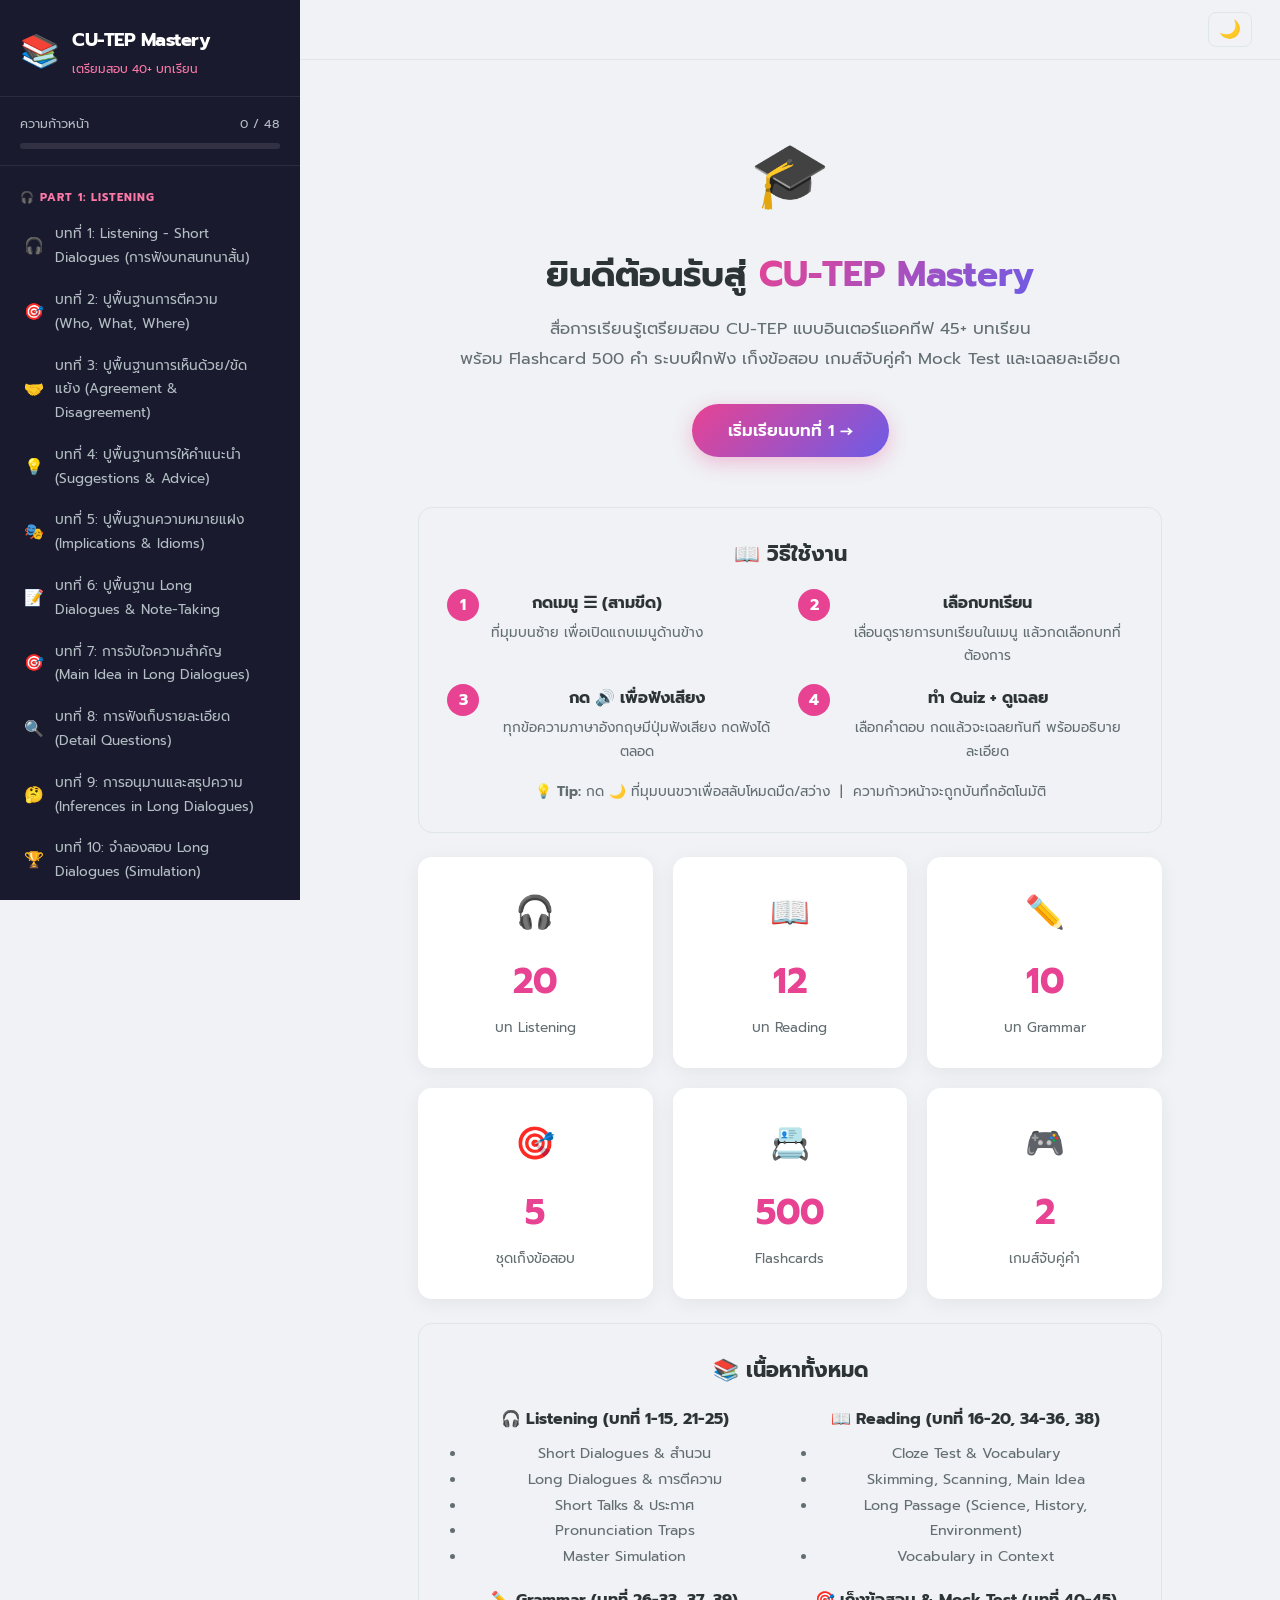
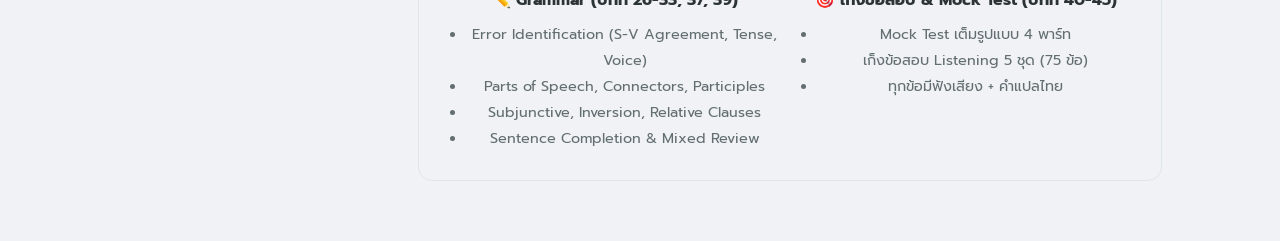
<file: index.html>
<!DOCTYPE html>
<html lang="th">
<head>
    <meta charset="UTF-8">
    <meta name="viewport" content="width=device-width, initial-scale=1.0">
    <title>CU-TEP Mastery — สื่อเตรียมสอบ 40+ บทเรียน</title>
    <meta name="description" content="คู่มือเตรียมสอบ CU-TEP แบบอินเตอร์แอคทีฟ 40+ บทเรียน พร้อมระบบฝึกฟัง Flashcard 500 คำ แบบทดสอบ และเฉลยละเอียด">
    <link rel="preconnect" href="https://fonts.googleapis.com">
    <link href="https://fonts.googleapis.com/css2?family=Inter:wght@300;400;500;600;700&family=Prompt:wght@300;400;500;600;700&display=swap" rel="stylesheet">
    <link rel="stylesheet" href="css/style.css">
</head>
<body>
    <!-- SIDEBAR -->
    <div id="sidebar-overlay" onclick="toggleSidebar()"></div>
    <aside id="sidebar">
        <div class="sidebar-header">
            <div class="logo">
                <span class="logo-icon">📚</span>
                <div>
                    <h2>CU-TEP Mastery</h2>
                    <p class="logo-sub">เตรียมสอบ 40+ บทเรียน</p>
                </div>
            </div>
        </div>
        <div class="progress-overview">
            <div class="progress-label">
                <span>ความก้าวหน้า</span>
                <span id="progress-text">0 / 43</span>
            </div>
            <div class="progress-bar"><div id="progress-fill" class="progress-fill"></div></div>
        </div>
        <nav id="lesson-nav">
            <!-- Dynamically generated by app.js -->
        </nav>
    </aside>

    <!-- MAIN CONTENT -->
    <main id="main-content">
        <header id="top-bar">
            <button id="menu-btn" onclick="toggleSidebar()" aria-label="Toggle menu">
                <svg width="24" height="24" viewBox="0 0 24 24" fill="none" stroke="currentColor" stroke-width="2"><line x1="3" y1="6" x2="21" y2="6"/><line x1="3" y1="12" x2="21" y2="12"/><line x1="3" y1="18" x2="21" y2="18"/></svg>
            </button>
            <div id="breadcrumb"></div>
            <div class="top-actions">
                <button id="theme-btn" onclick="toggleTheme()" aria-label="Toggle dark mode" title="สลับโหมดมืด/สว่าง">🌙</button>
            </div>
        </header>

        <!-- Welcome Screen -->
        <div id="welcome-screen">
            <div class="welcome-hero">
                <div class="welcome-icon">🎓</div>
                <h1>ยินดีต้อนรับสู่ <span class="gradient-text">CU-TEP Mastery</span></h1>
                <p class="welcome-desc">สื่อการเรียนรู้เตรียมสอบ CU-TEP แบบอินเตอร์แอคทีฟ 45+ บทเรียน<br>พร้อม Flashcard 500 คำ ระบบฝึกฟัง เก็งข้อสอบ เกมส์จับคู่คำ Mock Test และเฉลยละเอียด</p>
                <button class="btn-primary" onclick="loadLesson(1)">เริ่มเรียนบทที่ 1 →</button>
            </div>

            <!-- วิธีใช้งาน -->
            <div style="background: var(--card-bg); border-radius: var(--radius); padding: 28px; margin: 24px 0; border: 1px solid var(--border);">
                <h2 style="margin: 0 0 16px 0; font-size: 1.3rem;">📖 วิธีใช้งาน</h2>
                <div style="display: grid; grid-template-columns: repeat(auto-fit, minmax(220px, 1fr)); gap: 16px;">
                    <div style="display: flex; gap: 12px; align-items: flex-start;">
                        <div style="background: var(--primary); color: #fff; border-radius: 50%; min-width: 32px; height: 32px; display: flex; align-items: center; justify-content: center; font-weight: 700;">1</div>
                        <div>
                            <strong>กดเมนู ☰ (สามขีด)</strong>
                            <p style="margin: 4px 0 0; font-size: 0.85rem; color: var(--text-light);">ที่มุมบนซ้าย เพื่อเปิดแถบเมนูด้านข้าง</p>
                        </div>
                    </div>
                    <div style="display: flex; gap: 12px; align-items: flex-start;">
                        <div style="background: var(--primary); color: #fff; border-radius: 50%; min-width: 32px; height: 32px; display: flex; align-items: center; justify-content: center; font-weight: 700;">2</div>
                        <div>
                            <strong>เลือกบทเรียน</strong>
                            <p style="margin: 4px 0 0; font-size: 0.85rem; color: var(--text-light);">เลื่อนดูรายการบทเรียนในเมนู แล้วกดเลือกบทที่ต้องการ</p>
                        </div>
                    </div>
                    <div style="display: flex; gap: 12px; align-items: flex-start;">
                        <div style="background: var(--primary); color: #fff; border-radius: 50%; min-width: 32px; height: 32px; display: flex; align-items: center; justify-content: center; font-weight: 700;">3</div>
                        <div>
                            <strong>กด 🔊 เพื่อฟังเสียง</strong>
                            <p style="margin: 4px 0 0; font-size: 0.85rem; color: var(--text-light);">ทุกข้อความภาษาอังกฤษมีปุ่มฟังเสียง กดฟังได้ตลอด</p>
                        </div>
                    </div>
                    <div style="display: flex; gap: 12px; align-items: flex-start;">
                        <div style="background: var(--primary); color: #fff; border-radius: 50%; min-width: 32px; height: 32px; display: flex; align-items: center; justify-content: center; font-weight: 700;">4</div>
                        <div>
                            <strong>ทำ Quiz + ดูเฉลย</strong>
                            <p style="margin: 4px 0 0; font-size: 0.85rem; color: var(--text-light);">เลือกคำตอบ กดแล้วจะเฉลยทันที พร้อมอธิบายละเอียด</p>
                        </div>
                    </div>
                </div>
                <p style="margin: 16px 0 0; font-size: 0.85rem; color: var(--text-light);">💡 <strong>Tip:</strong> กด 🌙 ที่มุมบนขวาเพื่อสลับโหมดมืด/สว่าง &nbsp;|&nbsp; ความก้าวหน้าจะถูกบันทึกอัตโนมัติ</p>
            </div>

            <!-- สถิติ -->
            <div class="welcome-stats">
                <div class="stat-card">
                    <div class="stat-icon">🎧</div>
                    <div class="stat-number">20</div>
                    <div class="stat-label">บท Listening</div>
                </div>
                <div class="stat-card">
                    <div class="stat-icon">📖</div>
                    <div class="stat-number">12</div>
                    <div class="stat-label">บท Reading</div>
                </div>
                <div class="stat-card">
                    <div class="stat-icon">✏️</div>
                    <div class="stat-number">10</div>
                    <div class="stat-label">บท Grammar</div>
                </div>
                <div class="stat-card">
                    <div class="stat-icon">🎯</div>
                    <div class="stat-number">5</div>
                    <div class="stat-label">ชุดเก็งข้อสอบ</div>
                </div>
                <div class="stat-card">
                    <div class="stat-icon">📇</div>
                    <div class="stat-number">500</div>
                    <div class="stat-label">Flashcards</div>
                </div>
                <div class="stat-card">
                    <div class="stat-icon">🎮</div>
                    <div class="stat-number">2</div>
                    <div class="stat-label">เกมส์จับคู่คำ</div>
                </div>
            </div>

            <!-- เนื้อหาแบ่งตามหมวด -->
            <div style="background: var(--card-bg); border-radius: var(--radius); padding: 28px; margin: 24px 0 0; border: 1px solid var(--border);">
                <h2 style="margin: 0 0 16px 0; font-size: 1.3rem;">📚 เนื้อหาทั้งหมด</h2>
                <div style="display: grid; grid-template-columns: repeat(auto-fit, minmax(280px, 1fr)); gap: 16px; font-size: 0.9rem;">
                    <div>
                        <h3 style="margin: 0 0 8px; font-size: 1rem;">🎧 Listening (บทที่ 1-15, 21-25)</h3>
                        <ul style="margin: 0; padding-left: 20px; color: var(--text-light); line-height: 1.8;">
                            <li>Short Dialogues & สำนวน</li>
                            <li>Long Dialogues & การตีความ</li>
                            <li>Short Talks & ประกาศ</li>
                            <li>Pronunciation Traps</li>
                            <li>Master Simulation</li>
                        </ul>
                    </div>
                    <div>
                        <h3 style="margin: 0 0 8px; font-size: 1rem;">📖 Reading (บทที่ 16-20, 34-36, 38)</h3>
                        <ul style="margin: 0; padding-left: 20px; color: var(--text-light); line-height: 1.8;">
                            <li>Cloze Test & Vocabulary</li>
                            <li>Skimming, Scanning, Main Idea</li>
                            <li>Long Passage (Science, History, Environment)</li>
                            <li>Vocabulary in Context</li>
                        </ul>
                    </div>
                    <div>
                        <h3 style="margin: 0 0 8px; font-size: 1rem;">✏️ Grammar (บทที่ 26-33, 37, 39)</h3>
                        <ul style="margin: 0; padding-left: 20px; color: var(--text-light); line-height: 1.8;">
                            <li>Error Identification (S-V Agreement, Tense, Voice)</li>
                            <li>Parts of Speech, Connectors, Participles</li>
                            <li>Subjunctive, Inversion, Relative Clauses</li>
                            <li>Sentence Completion & Mixed Review</li>
                        </ul>
                    </div>
                    <div>
                        <h3 style="margin: 0 0 8px; font-size: 1rem;">🎯 เก็งข้อสอบ & Mock Test (บทที่ 40-45)</h3>
                        <ul style="margin: 0; padding-left: 20px; color: var(--text-light); line-height: 1.8;">
                            <li>Mock Test เต็มรูปแบบ 4 พาร์ท</li>
                            <li>เก็งข้อสอบ Listening 5 ชุด (75 ข้อ)</li>
                            <li>ทุกข้อมีฟังเสียง + คำแปลไทย</li>
                        </ul>
                    </div>
                </div>
            </div>
        </div>

        <!-- Lesson Content (dynamically rendered) -->
        <div id="lesson-view" style="display:none;">
            <div id="lesson-header-card" class="content-card lesson-header-card">
                <div class="lesson-badge" id="lesson-badge"></div>
                <h1 id="lesson-title-main"></h1>
                <p id="lesson-title-sub"></p>
            </div>
            <div id="lesson-body">
                <!-- Sections rendered here by app.js -->
            </div>
            <div class="lesson-nav-footer">
                <button id="prev-btn" class="btn-nav" onclick="prevLesson()">← บทก่อนหน้า</button>
                <button id="complete-btn" class="btn-complete" onclick="markComplete()">✅ จบบทเรียนนี้</button>
                <button id="next-btn" class="btn-nav" onclick="nextLesson()">บทถัดไป →</button>
            </div>
        </div>
    </main>

    <!-- STICKY AUDIO PLAYER BAR -->
    <div id="audio-bar" style="display:none;">
        <div class="audio-bar-inner">
            <div class="audio-info">
                <span class="audio-icon-pulse">🔊</span>
                <span id="audio-title">Track Title</span>
            </div>
            <div class="audio-controls">
                <button onclick="ttsRestart()" title="เริ่มใหม่">⏮</button>
                <button id="tts-play-btn" onclick="ttsToggle()" title="เล่น/หยุด">▶</button>
                <button onclick="ttsStop()" title="หยุด">⏹</button>
            </div>
            <div class="audio-speed">
                <label>ความเร็ว:</label>
                <select id="tts-speed" onchange="ttsChangeSpeed(this.value)">
                    <option value="0.5">0.5x ช้ามาก</option>
                    <option value="0.7">0.7x ช้า</option>
                    <option value="0.85">0.85x ค่อนข้างช้า</option>
                    <option value="1" selected>1x ปกติ</option>
                    <option value="1.2">1.2x เร็วขึ้น</option>
                    <option value="1.5">1.5x เร็ว</option>
                </select>
            </div>
            <button class="audio-close" onclick="ttsStop(); document.getElementById('audio-bar').style.display='none';" title="ปิด">✕</button>
        </div>
    </div>

    <!-- SCRIPTS -->
    <script src="js/data.js"></script>
    <script src="js/lessons/lesson01.js"></script>
    <script src="js/lessons/lesson02.js"></script>
    <script src="js/lessons/lesson03.js"></script>
    <script src="js/lessons/lesson04.js"></script>
    <script src="js/lessons/lesson05.js"></script>
    <script src="js/lessons/lesson06.js"></script>
    <script src="js/lessons/lesson07.js"></script>
    <script src="js/lessons/lesson08.js"></script>
    <script src="js/lessons/lesson09.js"></script>
    <script src="js/lessons/lesson10.js"></script>
    <script src="js/lessons/lesson11.js"></script>
    <script src="js/lessons/lesson12.js"></script>
    <script src="js/lessons/lesson13.js"></script>
    <script src="js/lessons/lesson14.js"></script>
    <script src="js/lessons/lesson15.js"></script>
    <script src="js/lessons/lesson16.js"></script>
    <script src="js/lessons/lesson17.js"></script>
    <script src="js/lessons/lesson18.js"></script>
    <script src="js/lessons/lesson19.js"></script>
    <script src="js/lessons/lesson20.js"></script>
    <script src="js/lessons/lesson21.js"></script>
    <script src="js/lessons/lesson22.js"></script>
    <script src="js/lessons/lesson23.js"></script>
    <script src="js/lessons/lesson24.js"></script>
    <script src="js/lessons/lesson25.js"></script>
    <script src="js/lessons/lesson26.js"></script>
    <script src="js/lessons/lesson27.js"></script>
    <script src="js/lessons/lesson28.js"></script>
    <script src="js/lessons/lesson29.js"></script>
    <script src="js/lessons/lesson30.js"></script>
    <script src="js/lessons/lesson31.js"></script>
    <script src="js/lessons/lesson32.js"></script>
    <script src="js/lessons/lesson33.js"></script>
    <script src="js/lessons/lesson34.js"></script>
    <script src="js/lessons/lesson35.js"></script>
    <script src="js/lessons/lesson36.js"></script>
    <script src="js/lessons/lesson37.js"></script>
    <script src="js/lessons/lesson38.js"></script>
    <script src="js/lessons/lesson39.js"></script>
    <script src="js/lessons/lesson40.js"></script>
    <script src="js/lessons/lesson41.js"></script>
    <script src="js/lessons/lesson42.js"></script>
    <script src="js/lessons/lesson43.js"></script>
    <script src="js/lessons/lesson44.js"></script>
    <script src="js/lessons/lesson45.js"></script>
    <script src="js/lessons/lesson97.js"></script>
    <script src="js/lessons/lesson98.js"></script>
    <script src="js/lessons/lesson99.js"></script>
    <script src="js/app.js"></script>
</body>
</html>
</file>
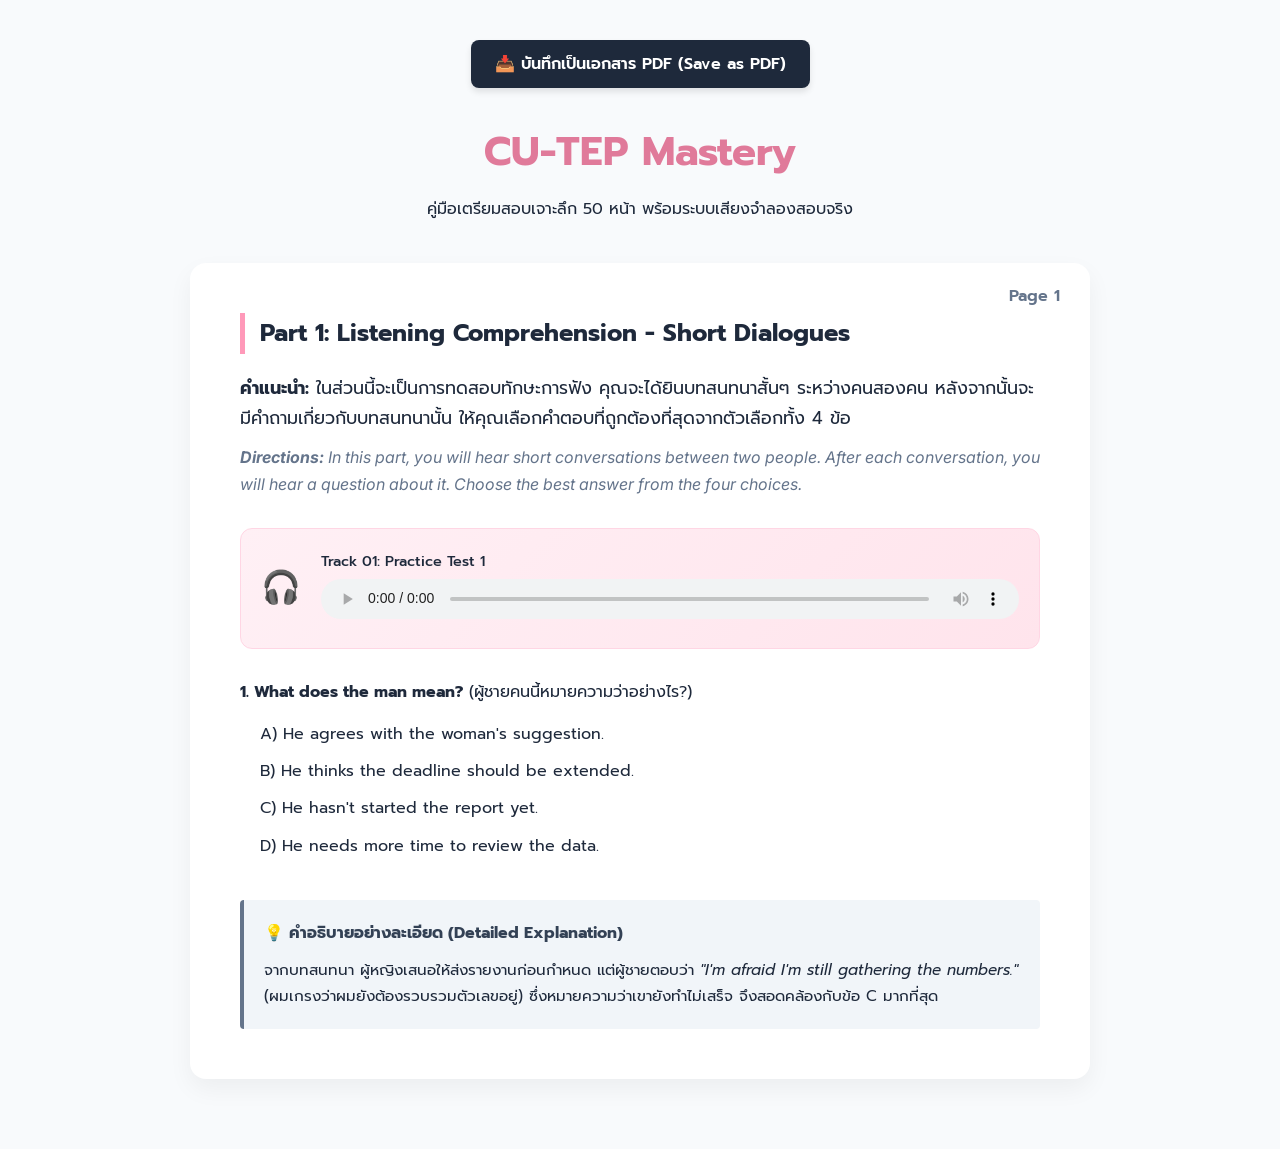
<file: prototype.html>
<!DOCTYPE html>
<html lang="th">
<head>
    <meta charset="UTF-8">
    <meta name="viewport" content="width=device-width, initial-width=1.0">
    <title>CU-TEP Preparation - Interactive E-Book</title>
    <link href="https://fonts.googleapis.com/css2?family=Inter:wght@300;400;600;700&family=Prompt:wght@300;400;500;700&display=swap" rel="stylesheet">
    <style>
        :root {
            --cu-pink: #FF99B9;
            --cu-pink-dark: #E07A9A;
            --bg-color: #f8fafc;
            --text-main: #1e293b;
            --text-muted: #64748b;
            --card-bg: #ffffff;
        }
        
        * {
            box-sizing: border-box;
            margin: 0;
            padding: 0;
        }

        body {
            font-family: 'Prompt', 'Inter', sans-serif;
            background-color: var(--bg-color);
            color: var(--text-main);
            line-height: 1.7;
            padding: 40px 20px;
        }

        .container {
            max-width: 900px;
            margin: 0 auto;
        }

        .header {
            text-align: center;
            margin-bottom: 40px;
        }

        .header h1 {
            color: var(--cu-pink-dark);
            font-size: 2.5rem;
            margin-bottom: 10px;
        }

        .page-card {
            background: var(--card-bg);
            border-radius: 16px;
            padding: 50px;
            box-shadow: 0 10px 25px rgba(0,0,0,0.05);
            margin-bottom: 30px;
            position: relative;
        }

        .page-number {
            position: absolute;
            top: 20px;
            right: 30px;
            color: var(--text-muted);
            font-weight: 600;
        }

        .section-title {
            border-left: 5px solid var(--cu-pink);
            padding-left: 15px;
            margin-bottom: 20px;
            font-size: 1.5rem;
        }

        .bilingual-text {
            display: flex;
            flex-direction: column;
            gap: 10px;
            margin-bottom: 25px;
        }

        .text-th {
            font-size: 1.1rem;
        }

        .text-en {
            font-size: 1rem;
            color: var(--text-muted);
            font-family: 'Inter', sans-serif;
            font-style: italic;
        }

        .audio-player-container {
            background: linear-gradient(135deg, #fff0f5 0%, #ffe4ec 100%);
            border-radius: 12px;
            padding: 20px;
            margin: 30px 0;
            display: flex;
            align-items: center;
            gap: 20px;
            border: 1px solid #ffd6e4;
        }

        .audio-icon {
            font-size: 2rem;
        }

        audio {
            width: 100%;
            height: 40px;
        }

        .qr-placeholder {
            display: none;
        }

        .controls {
            display: flex;
            justify-content: center;
            margin-bottom: 30px;
            position: sticky;
            top: 20px;
            z-index: 100;
        }

        .btn {
            background: var(--text-main);
            color: white;
            border: none;
            padding: 12px 24px;
            border-radius: 8px;
            font-family: 'Prompt', sans-serif;
            font-size: 1rem;
            font-weight: 600;
            cursor: pointer;
            transition: all 0.3s ease;
            box-shadow: 0 4px 6px rgba(0,0,0,0.1);
        }

        .btn:hover {
            background: var(--cu-pink-dark);
            transform: translateY(-2px);
            box-shadow: 0 6px 12px rgba(0,0,0,0.15);
        }

        /* PRINT STYLES */
        @media print {
            body {
                background: white;
                padding: 0;
            }
            .controls, .header {
                display: none;
            }
            .page-card {
                box-shadow: none;
                border-radius: 0;
                padding: 0;
                margin-bottom: 0;
                page-break-after: always; /* Force new page for each card */
            }
            .audio-player-container audio, .audio-icon {
                display: none; /* Hide HTML5 player when printing */
            }
            .audio-player-container {
                background: transparent;
                border: 2px dashed #ccc;
                flex-direction: column;
                text-align: center;
                padding: 30px;
                margin-top: 10px;
            }
            .qr-placeholder {
                display: block;
                font-size: 0.9rem;
                color: #555;
                text-align: center;
                width: 100%;
            }
            .qr-box {
                width: 120px;
                height: 120px;
                background: #eee;
                margin: 10px auto;
                display: flex;
                align-items: center;
                justify-content: center;
                border: 1px solid #ccc;
                color: #999;
            }
        }
    </style>
</head>
<body>

    <div class="controls">
        <button class="btn" onclick="window.print()">📥 บันทึกเป็นเอกสาร PDF (Save as PDF)</button>
    </div>

    <div class="container">
        <div class="header">
            <h1>CU-TEP Mastery</h1>
            <p>คู่มือเตรียมสอบเจาะลึก 50 หน้า พร้อมระบบเสียงจำลองสอบจริง</p>
        </div>

        <!-- PAGE 1 -->
        <div class="page-card">
            <div class="page-number">Page 1</div>
            
            <h2 class="section-title">Part 1: Listening Comprehension - Short Dialogues</h2>
            
            <div class="bilingual-text">
                <div class="text-th"><strong>คำแนะนำ:</strong> ในส่วนนี้จะเป็นการทดสอบทักษะการฟัง คุณจะได้ยินบทสนทนาสั้นๆ ระหว่างคนสองคน หลังจากนั้นจะมีคำถามเกี่ยวกับบทสนทนานั้น ให้คุณเลือกคำตอบที่ถูกต้องที่สุดจากตัวเลือกทั้ง 4 ข้อ</div>
                <div class="text-en"><strong>Directions:</strong> In this part, you will hear short conversations between two people. After each conversation, you will hear a question about it. Choose the best answer from the four choices.</div>
            </div>

            <div class="audio-player-container">
                <div class="audio-icon">🎧</div>
                <div style="flex-grow: 1;">
                    <div style="margin-bottom: 5px; font-weight: 500; font-size: 0.9rem;">Track 01: Practice Test 1</div>
                    <audio controls>
                        <source src="https://www.soundhelix.com/examples/mp3/SoundHelix-Song-1.mp3" type="audio/mpeg">
                        เบราว์เซอร์ของคุณไม่รองรับการเล่นไฟล์เสียง
                    </audio>
                </div>
                <!-- This will only show up when printed to PDF -->
                <div class="qr-placeholder">
                    <div class="qr-box">[พื้นที่ใส่รูป QR Code]</div>
                    <p><strong>สแกน QR Code เพื่อฟังเสียง Track 01</strong></p>
                </div>
            </div>

            <div style="margin-top: 30px;">
                <p><strong>1. What does the man mean?</strong> (ผู้ชายคนนี้หมายความว่าอย่างไร?)</p>
                <ul style="list-style-type: none; padding-left: 20px; margin-top: 15px; display: flex; flex-direction: column; gap: 10px;">
                    <li>A) He agrees with the woman's suggestion.</li>
                    <li>B) He thinks the deadline should be extended.</li>
                    <li>C) He hasn't started the report yet.</li>
                    <li>D) He needs more time to review the data.</li>
                </ul>
            </div>

            <div style="margin-top: 40px; padding: 20px; background: #f1f5f9; border-left: 4px solid #64748b; border-radius: 4px;">
                <h4 style="margin-bottom: 10px; color: #334155;">💡 คำอธิบายอย่างละเอียด (Detailed Explanation)</h4>
                <p style="font-size: 0.95rem;">จากบทสนทนา ผู้หญิงเสนอให้ส่งรายงานก่อนกำหนด แต่ผู้ชายตอบว่า <em>"I'm afraid I'm still gathering the numbers."</em> (ผมเกรงว่าผมยังต้องรวบรวมตัวเลขอยู่) ซึ่งหมายความว่าเขายังทำไม่เสร็จ จึงสอดคล้องกับข้อ C มากที่สุด</p>
            </div>
        </div>

    </div>

</body>
</html>
</file>
<file: css/style.css>
/* ========================================
   CU-TEP Mastery — Premium Stylesheet
   ======================================== */

/* --- CSS Variables / Design Tokens --- */
:root {
    --primary: #e84393;
    --primary-light: #fd79a8;
    --primary-dark: #c0392b;
    --accent: #6c5ce7;
    --accent-light: #a29bfe;
    --gold: #fdcb6e;
    --success: #00b894;
    --danger: #d63031;
    --warning: #e17055;

    --bg: #f0f2f5;
    --bg-card: #ffffff;
    --bg-sidebar: #1a1a2e;
    --bg-sidebar-hover: #16213e;
    --text: #2d3436;
    --text-light: #636e72;
    --text-sidebar: #b2bec3;
    --text-sidebar-active: #ffffff;
    --border: #dfe6e9;
    --shadow: 0 4px 20px rgba(0,0,0,0.06);
    --shadow-lg: 0 10px 40px rgba(0,0,0,0.1);

    --sidebar-width: 300px;
    --topbar-height: 60px;
    --audio-height: 56px;
    --radius: 14px;
    --radius-sm: 8px;
    --transition: 0.3s cubic-bezier(0.4, 0, 0.2, 1);

    --font-th: 'Prompt', sans-serif;
    --font-en: 'Inter', sans-serif;
}

/* Dark Mode */
[data-theme="dark"] {
    --bg: #0f0f1a;
    --bg-card: #1a1a2e;
    --bg-sidebar: #0a0a15;
    --bg-sidebar-hover: #16213e;
    --text: #dfe6e9;
    --text-light: #b2bec3;
    --border: #2d3436;
    --shadow: 0 4px 20px rgba(0,0,0,0.3);
    --shadow-lg: 0 10px 40px rgba(0,0,0,0.4);
}

/* Game elements — ensure readability in both modes */
.vocab-choice-btn {
    color: var(--text) !important;
}
#vg-score, #vg-result-info, #vocab-game-container {
    color: var(--text);
}
[data-theme="dark"] .vocab-choice-btn {
    color: #ffffff !important;
}
[data-theme="dark"] #vg-score,
[data-theme="dark"] #vg-result-info,
[data-theme="dark"] #vocab-game-container {
    color: #ffffff;
}

/* --- Reset & Base --- */
*, *::before, *::after {
    box-sizing: border-box;
    margin: 0;
    padding: 0;
}

html {
    scroll-behavior: smooth;
}

body {
    font-family: var(--font-th);
    background: var(--bg);
    color: var(--text);
    line-height: 1.75;
    min-height: 100vh;
    overflow-x: hidden;
    transition: background var(--transition), color var(--transition);
}

/* --- Scrollbar --- */
::-webkit-scrollbar { width: 6px; }
::-webkit-scrollbar-track { background: transparent; }
::-webkit-scrollbar-thumb { background: var(--primary-light); border-radius: 3px; }

/* --- Sidebar --- */
#sidebar {
    position: fixed;
    top: 0;
    left: 0;
    width: var(--sidebar-width);
    height: 100vh;
    background: var(--bg-sidebar);
    color: var(--text-sidebar);
    display: flex;
    flex-direction: column;
    z-index: 1000;
    transition: transform var(--transition);
    overflow: hidden;
}

#sidebar-overlay {
    display: none;
    position: fixed;
    inset: 0;
    background: rgba(0,0,0,0.5);
    z-index: 999;
}

.sidebar-header {
    padding: 24px 20px 16px;
    border-bottom: 1px solid rgba(255,255,255,0.08);
}

.logo {
    display: flex;
    align-items: center;
    gap: 12px;
}

.logo-icon {
    font-size: 2rem;
}

.logo h2 {
    font-size: 1.15rem;
    color: #fff;
    font-weight: 700;
    letter-spacing: -0.5px;
}

.logo-sub {
    font-size: 0.75rem;
    color: var(--primary-light);
    margin-top: 2px;
}

/* Progress */
.progress-overview {
    padding: 16px 20px;
    border-bottom: 1px solid rgba(255,255,255,0.08);
}

.progress-label {
    display: flex;
    justify-content: space-between;
    font-size: 0.78rem;
    margin-bottom: 8px;
    color: var(--text-sidebar);
}

.progress-bar {
    height: 6px;
    background: rgba(255,255,255,0.1);
    border-radius: 3px;
    overflow: hidden;
}

.progress-fill {
    height: 100%;
    width: 0%;
    background: linear-gradient(90deg, var(--primary), var(--accent));
    border-radius: 3px;
    transition: width 0.5s ease;
}

/* Nav */
#lesson-nav {
    flex: 1;
    overflow-y: auto;
    padding: 12px 0;
}

.nav-part-group {
    padding: 10px 20px 6px;
    font-size: 0.7rem;
    font-weight: 700;
    text-transform: uppercase;
    letter-spacing: 1px;
    color: var(--primary-light);
}

.nav-item {
    display: flex;
    align-items: center;
    gap: 10px;
    padding: 9px 20px;
    font-size: 0.85rem;
    color: var(--text-sidebar);
    cursor: pointer;
    transition: all var(--transition);
    border-left: 3px solid transparent;
    text-decoration: none;
}

.nav-item:hover {
    background: var(--bg-sidebar-hover);
    color: #fff;
}

.nav-item.active {
    background: var(--bg-sidebar-hover);
    color: var(--primary-light);
    border-left-color: var(--primary);
}

.nav-item.completed {
    color: var(--success);
}

.nav-item .nav-icon {
    font-size: 1rem;
    width: 22px;
    text-align: center;
    flex-shrink: 0;
}

.nav-item .nav-check {
    margin-left: auto;
    font-size: 0.8rem;
    opacity: 0;
    transition: opacity var(--transition);
}

.nav-item.completed .nav-check {
    opacity: 1;
}

/* --- Main Content --- */
#main-content {
    margin-left: var(--sidebar-width);
    min-height: 100vh;
    transition: margin-left var(--transition);
}

#top-bar {
    position: sticky;
    top: 0;
    height: var(--topbar-height);
    background: var(--bg);
    border-bottom: 1px solid var(--border);
    display: flex;
    align-items: center;
    padding: 0 28px;
    gap: 16px;
    z-index: 100;
    backdrop-filter: blur(10px);
    transition: background var(--transition);
}

#menu-btn {
    display: none;
    background: none;
    border: none;
    color: var(--text);
    cursor: pointer;
    padding: 6px;
    border-radius: var(--radius-sm);
    transition: background var(--transition);
}

#menu-btn:hover {
    background: var(--border);
}

#breadcrumb {
    font-size: 0.85rem;
    color: var(--text-light);
    flex: 1;
}

#breadcrumb strong {
    color: var(--text);
}

.top-actions {
    display: flex;
    gap: 8px;
}

#theme-btn {
    background: none;
    border: 1px solid var(--border);
    font-size: 1.1rem;
    padding: 6px 10px;
    border-radius: var(--radius-sm);
    cursor: pointer;
    transition: all var(--transition);
}

#theme-btn:hover {
    background: var(--border);
}

/* --- Welcome Screen --- */
#welcome-screen {
    max-width: 800px;
    margin: 0 auto;
    padding: 60px 28px;
    text-align: center;
}

.welcome-hero {
    margin-bottom: 50px;
}

.welcome-icon {
    font-size: 4rem;
    margin-bottom: 20px;
    animation: float 3s ease-in-out infinite;
}

@keyframes float {
    0%, 100% { transform: translateY(0); }
    50% { transform: translateY(-12px); }
}

.welcome-hero h1 {
    font-size: 2.2rem;
    font-weight: 700;
    margin-bottom: 16px;
    line-height: 1.3;
}

.gradient-text {
    background: linear-gradient(135deg, var(--primary), var(--accent));
    -webkit-background-clip: text;
    -webkit-text-fill-color: transparent;
    background-clip: text;
}

.welcome-desc {
    font-size: 1.05rem;
    color: var(--text-light);
    margin-bottom: 30px;
    line-height: 1.8;
}

.btn-primary {
    display: inline-block;
    background: linear-gradient(135deg, var(--primary), var(--accent));
    color: #fff;
    border: none;
    padding: 14px 36px;
    border-radius: 50px;
    font-family: var(--font-th);
    font-size: 1.05rem;
    font-weight: 600;
    cursor: pointer;
    transition: all var(--transition);
    box-shadow: 0 6px 20px rgba(232, 67, 147, 0.3);
}

.btn-primary:hover {
    transform: translateY(-2px);
    box-shadow: 0 8px 30px rgba(232, 67, 147, 0.45);
}

.welcome-stats {
    display: grid;
    grid-template-columns: repeat(3, 1fr);
    gap: 20px;
}

.stat-card {
    background: var(--bg-card);
    border-radius: var(--radius);
    padding: 28px 20px;
    box-shadow: var(--shadow);
    transition: transform var(--transition), box-shadow var(--transition);
}

.stat-card:hover {
    transform: translateY(-4px);
    box-shadow: var(--shadow-lg);
}

.stat-icon { font-size: 2rem; margin-bottom: 10px; }
.stat-number { font-size: 2.2rem; font-weight: 700; color: var(--primary); }
.stat-label { font-size: 0.85rem; color: var(--text-light); margin-top: 4px; }

/* --- Lesson View --- */
#lesson-view {
    max-width: 850px;
    margin: 0 auto;
    padding: 28px;
    padding-bottom: 100px;
}

.content-card {
    background: var(--bg-card);
    border-radius: var(--radius);
    padding: 32px;
    margin-bottom: 24px;
    box-shadow: var(--shadow);
    transition: background var(--transition);
    animation: fadeInUp 0.4s ease forwards;
}

@keyframes fadeInUp {
    from { opacity: 0; transform: translateY(16px); }
    to { opacity: 1; transform: translateY(0); }
}

.lesson-header-card {
    text-align: center;
    padding: 40px 32px;
    background: linear-gradient(135deg, var(--bg-card), var(--bg-card));
    border-top: 4px solid;
    border-image: linear-gradient(90deg, var(--primary), var(--accent)) 1;
}

.lesson-badge {
    display: inline-block;
    background: linear-gradient(135deg, var(--primary), var(--accent));
    color: #fff;
    padding: 4px 16px;
    border-radius: 50px;
    font-size: 0.78rem;
    font-weight: 600;
    margin-bottom: 14px;
    letter-spacing: 0.5px;
}

#lesson-title-main {
    font-size: 1.6rem;
    font-weight: 700;
    margin-bottom: 8px;
    line-height: 1.4;
}

#lesson-title-sub {
    font-size: 1rem;
    color: var(--text-light);
    font-family: var(--font-en);
}

/* --- Section Styles --- */
.section-card {
    animation-delay: calc(var(--i, 0) * 0.1s);
}

.section-title {
    display: flex;
    align-items: center;
    gap: 10px;
    font-size: 1.2rem;
    font-weight: 700;
    margin-bottom: 18px;
    color: var(--primary);
    border-bottom: 2px solid var(--border);
    padding-bottom: 10px;
}

.section-title .sec-icon {
    font-size: 1.3rem;
}

/* Bilingual text */
.bi-text {
    margin-bottom: 18px;
    line-height: 1.85;
}

.bi-text .th {
    font-size: 1rem;
    margin-bottom: 6px;
}

.bi-text .en {
    font-size: 0.92rem;
    color: var(--text-light);
    font-family: var(--font-en);
    font-style: italic;
    padding-left: 12px;
    border-left: 3px solid var(--border);
}

/* Vocabulary */
.vocab-grid {
    display: grid;
    grid-template-columns: repeat(auto-fill, minmax(250px, 1fr));
    gap: 12px;
    margin-top: 12px;
}

.vocab-item {
    background: var(--bg);
    border-radius: var(--radius-sm);
    padding: 14px 16px;
    border-left: 3px solid var(--accent);
    transition: transform var(--transition);
}

.vocab-item:hover {
    transform: translateX(4px);
}

.vocab-word {
    font-family: var(--font-en);
    font-weight: 700;
    font-size: 1rem;
    color: var(--accent);
}

.vocab-pron {
    font-size: 0.78rem;
    color: var(--text-light);
    font-family: var(--font-en);
}

.vocab-mean {
    font-size: 0.88rem;
    margin-top: 4px;
}

.vocab-ex {
    font-size: 0.82rem;
    color: var(--text-light);
    font-style: italic;
    font-family: var(--font-en);
    margin-top: 4px;
}

/* Dialogue */
.dialogue-box {
    background: var(--bg);
    border-radius: var(--radius);
    padding: 24px;
    margin: 16px 0;
}

.dialogue-line {
    display: flex;
    gap: 12px;
    margin-bottom: 14px;
    align-items: flex-start;
}

.dialogue-speaker {
    background: var(--primary);
    color: #fff;
    min-width: 36px;
    height: 36px;
    border-radius: 50%;
    display: flex;
    align-items: center;
    justify-content: center;
    font-weight: 700;
    font-size: 0.85rem;
    flex-shrink: 0;
}

.dialogue-speaker.b {
    background: var(--accent);
}

.dialogue-content {
    flex: 1;
}

.dialogue-en {
    font-family: var(--font-en);
    font-size: 0.95rem;
    font-weight: 500;
}

.dialogue-th {
    font-size: 0.82rem;
    color: var(--text-light);
    margin-top: 2px;
}

/* Audio play button inline */
.listen-btn {
    display: inline-flex;
    align-items: center;
    gap: 8px;
    background: linear-gradient(135deg, var(--primary), var(--primary-dark));
    color: #fff;
    border: none;
    padding: 10px 22px;
    border-radius: 50px;
    font-family: var(--font-th);
    font-size: 0.9rem;
    font-weight: 600;
    cursor: pointer;
    transition: all var(--transition);
    margin: 12px 0;
}

.listen-btn:hover {
    transform: scale(1.03);
    box-shadow: 0 4px 15px rgba(232, 67, 147, 0.35);
}

/* Transcript Toggle */
.transcript-toggle {
    background: none;
    border: 1px dashed var(--border);
    color: var(--text-light);
    padding: 8px 18px;
    border-radius: var(--radius-sm);
    font-family: var(--font-th);
    font-size: 0.85rem;
    cursor: pointer;
    margin: 10px 0;
    transition: all var(--transition);
}

.transcript-toggle:hover {
    border-color: var(--primary);
    color: var(--primary);
}

.transcript-hidden {
    display: none;
}

/* Reading Passage */
.passage-box {
    background: var(--bg);
    border-radius: var(--radius);
    padding: 28px;
    margin: 16px 0;
    font-family: var(--font-en);
    font-size: 0.95rem;
    line-height: 1.9;
    color: var(--text);
    border-left: 4px solid var(--accent);
}

.passage-box p {
    margin-bottom: 14px;
    text-indent: 2em;
}

/* Tips */
.tip-box {
    background: linear-gradient(135deg, #ffecd2, #fcb69f20);
    border-radius: var(--radius-sm);
    padding: 18px 20px;
    margin: 12px 0;
    border-left: 4px solid var(--warning);
    font-size: 0.92rem;
}

[data-theme="dark"] .tip-box {
    background: rgba(225, 112, 85, 0.1);
}

.tip-box strong {
    color: var(--warning);
}

/* Grammar Rules */
.rule-box {
    background: var(--bg);
    border-radius: var(--radius);
    padding: 20px 24px;
    margin: 12px 0;
    border-left: 4px solid var(--accent);
}

.rule-formula {
    font-family: var(--font-en);
    font-size: 1.05rem;
    font-weight: 700;
    color: var(--accent);
    background: rgba(108, 92, 231, 0.08);
    padding: 10px 16px;
    border-radius: var(--radius-sm);
    margin: 10px 0;
    text-align: center;
}

.example-correct {
    color: var(--success);
    font-family: var(--font-en);
}

.example-incorrect {
    color: var(--danger);
    text-decoration: line-through;
    font-family: var(--font-en);
}

/* --- Quiz Section --- */
.quiz-card {
    background: var(--bg-card);
    border: 1px solid var(--border);
    border-radius: var(--radius);
    padding: 24px;
    margin-bottom: 16px;
    transition: border-color var(--transition);
}

.quiz-question {
    font-size: 1rem;
    font-weight: 600;
    margin-bottom: 6px;
}

.quiz-question-th {
    font-size: 0.88rem;
    color: var(--text-light);
    margin-bottom: 14px;
}

.quiz-choices {
    display: flex;
    flex-direction: column;
    gap: 8px;
}

.quiz-choice {
    display: flex;
    align-items: center;
    gap: 10px;
    padding: 12px 16px;
    border: 2px solid var(--border);
    border-radius: var(--radius-sm);
    cursor: pointer;
    font-family: var(--font-en);
    font-size: 0.92rem;
    transition: all var(--transition);
    background: var(--bg-card);
}

.quiz-choice:hover {
    border-color: var(--primary-light);
    background: rgba(232, 67, 147, 0.04);
}

.quiz-choice.selected {
    border-color: var(--primary);
    background: rgba(232, 67, 147, 0.08);
}

.quiz-choice.correct {
    border-color: var(--success);
    background: rgba(0, 184, 148, 0.08);
}

.quiz-choice.incorrect {
    border-color: var(--danger);
    background: rgba(214, 48, 49, 0.08);
}

.quiz-choice .choice-letter {
    width: 28px;
    height: 28px;
    border-radius: 50%;
    background: var(--bg);
    display: flex;
    align-items: center;
    justify-content: center;
    font-weight: 700;
    font-size: 0.82rem;
    flex-shrink: 0;
}

.quiz-check-btn {
    background: var(--primary);
    color: #fff;
    border: none;
    padding: 10px 28px;
    border-radius: 50px;
    font-family: var(--font-th);
    font-size: 0.9rem;
    font-weight: 600;
    cursor: pointer;
    margin-top: 14px;
    transition: all var(--transition);
}

.quiz-check-btn:hover {
    background: var(--primary-dark);
}

.quiz-check-btn:disabled {
    opacity: 0.4;
    cursor: not-allowed;
}

.quiz-explanation {
    display: none;
    margin-top: 14px;
    padding: 16px 20px;
    background: var(--bg);
    border-radius: var(--radius-sm);
    font-size: 0.9rem;
    border-left: 4px solid var(--success);
    line-height: 1.8;
}

.quiz-explanation.show {
    display: block;
    animation: fadeInUp 0.3s ease;
}

.quiz-score {
    text-align: center;
    padding: 20px;
    background: linear-gradient(135deg, rgba(232,67,147,0.05), rgba(108,92,231,0.05));
    border-radius: var(--radius);
    margin-top: 16px;
    font-size: 1.1rem;
    font-weight: 600;
}

/* --- Lesson Nav Footer --- */
.lesson-nav-footer {
    display: flex;
    justify-content: space-between;
    align-items: center;
    gap: 12px;
    margin-top: 30px;
    padding-top: 20px;
    border-top: 1px solid var(--border);
}

.btn-nav {
    background: var(--bg-card);
    color: var(--text);
    border: 1px solid var(--border);
    padding: 10px 22px;
    border-radius: var(--radius-sm);
    font-family: var(--font-th);
    font-size: 0.9rem;
    cursor: pointer;
    transition: all var(--transition);
}

.btn-nav:hover {
    border-color: var(--primary);
    color: var(--primary);
}

.btn-nav:disabled {
    opacity: 0.3;
    cursor: not-allowed;
}

.btn-complete {
    background: linear-gradient(135deg, var(--success), #00cec9);
    color: #fff;
    border: none;
    padding: 10px 28px;
    border-radius: 50px;
    font-family: var(--font-th);
    font-size: 0.9rem;
    font-weight: 600;
    cursor: pointer;
    transition: all var(--transition);
}

.btn-complete:hover {
    transform: scale(1.03);
    box-shadow: 0 4px 15px rgba(0,184,148,0.35);
}

.btn-complete.done {
    background: var(--text-light);
    cursor: default;
}

/* --- Audio Bar --- */
#audio-bar {
    position: fixed;
    bottom: 0;
    left: var(--sidebar-width);
    right: 0;
    height: var(--audio-height);
    background: var(--bg-sidebar);
    color: #fff;
    z-index: 500;
    transition: left var(--transition);
}

.audio-bar-inner {
    max-width: 900px;
    margin: 0 auto;
    height: 100%;
    display: flex;
    align-items: center;
    padding: 0 20px;
    gap: 16px;
}

.audio-info {
    display: flex;
    align-items: center;
    gap: 10px;
    flex: 1;
    min-width: 0;
}

.audio-icon-pulse {
    animation: pulse 1.5s ease-in-out infinite;
}

@keyframes pulse {
    0%, 100% { opacity: 1; }
    50% { opacity: 0.5; }
}

#audio-title {
    font-size: 0.85rem;
    white-space: nowrap;
    overflow: hidden;
    text-overflow: ellipsis;
}

.audio-controls {
    display: flex;
    gap: 4px;
}

.audio-controls button {
    background: rgba(255,255,255,0.1);
    border: none;
    color: #fff;
    width: 36px;
    height: 36px;
    border-radius: 50%;
    cursor: pointer;
    font-size: 1rem;
    transition: background var(--transition);
}

.audio-controls button:hover {
    background: var(--primary);
}

.audio-speed {
    display: flex;
    align-items: center;
    gap: 6px;
    font-size: 0.8rem;
}

.audio-speed label {
    white-space: nowrap;
}

.audio-speed select {
    background: rgba(255,255,255,0.1);
    color: #fff;
    border: 1px solid rgba(255,255,255,0.2);
    padding: 4px 8px;
    border-radius: 4px;
    font-family: var(--font-th);
    font-size: 0.8rem;
}

.audio-speed select option {
    color: #000;
    background: #fff;
}

.audio-close {
    background: none;
    border: none;
    color: rgba(255,255,255,0.6);
    font-size: 1.2rem;
    cursor: pointer;
    padding: 6px;
    transition: color var(--transition);
}

.audio-close:hover {
    color: #fff;
}

/* --- Responsive --- */
@media (max-width: 900px) {
    #sidebar {
        transform: translateX(-100%);
    }
    #sidebar.open {
        transform: translateX(0);
    }
    #sidebar.open ~ #sidebar-overlay {
        display: block;
    }
    #main-content {
        margin-left: 0;
    }
    #audio-bar {
        left: 0;
    }
    #menu-btn {
        display: flex;
    }
    .welcome-stats {
        grid-template-columns: 1fr;
    }
    .welcome-hero h1 {
        font-size: 1.6rem;
    }
    #lesson-view {
        padding: 16px;
    }
    .content-card {
        padding: 22px;
    }
    .vocab-grid {
        grid-template-columns: 1fr;
    }
    .lesson-nav-footer {
        flex-direction: column;
    }
}
</file>
